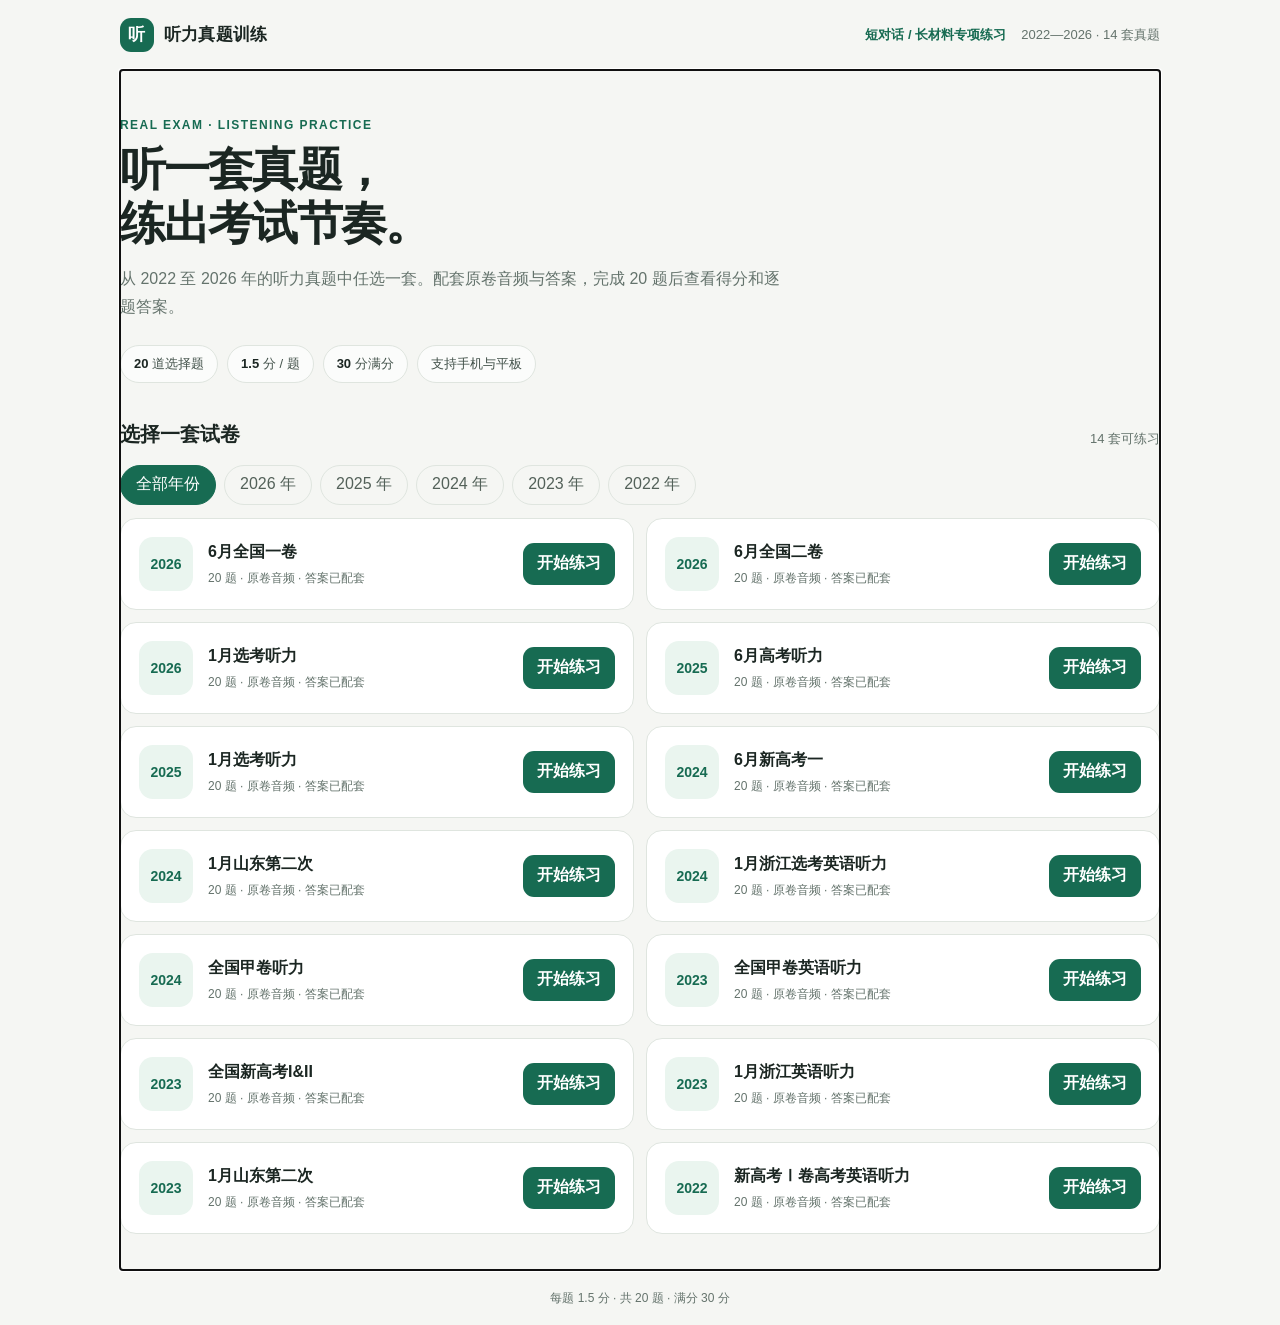
<file: index.html>
<!doctype html>
<html lang="zh-CN">
<head>
  <meta charset="utf-8">
  <meta name="robots" content="noindex, nofollow">
  <meta name="viewport" content="width=device-width, initial-scale=1, viewport-fit=cover">
  <meta name="theme-color" content="#f5f6f3">
  <meta name="description" content="2022—2026 高考英语听力真题练习，配套原卷音频和答案。">
  <title>高考听力真题训练</title>
  <link rel="stylesheet" href="style.css">
</head>
<body>
  <div class="shell">
    <header class="topbar">
      <a class="brand" href="#" aria-label="返回听力试卷列表">
        <span class="brand-mark" aria-hidden="true">听</span>
        <span>听力真题训练</span>
      </a>
      <a class="special-link" href="专项练习/">短对话 / 长材料专项练习</a>
      <span class="topbar-note">2022—2026 · 14 套真题</span>
    </header>
    <main id="app" tabindex="-1"></main>
    <footer class="site-footer">每题 1.5 分 · 共 20 题 · 满分 30 分</footer>
  </div>
  <script src="data.js"></script>
  <script src="app.js"></script>
</body>
</html>
</file>
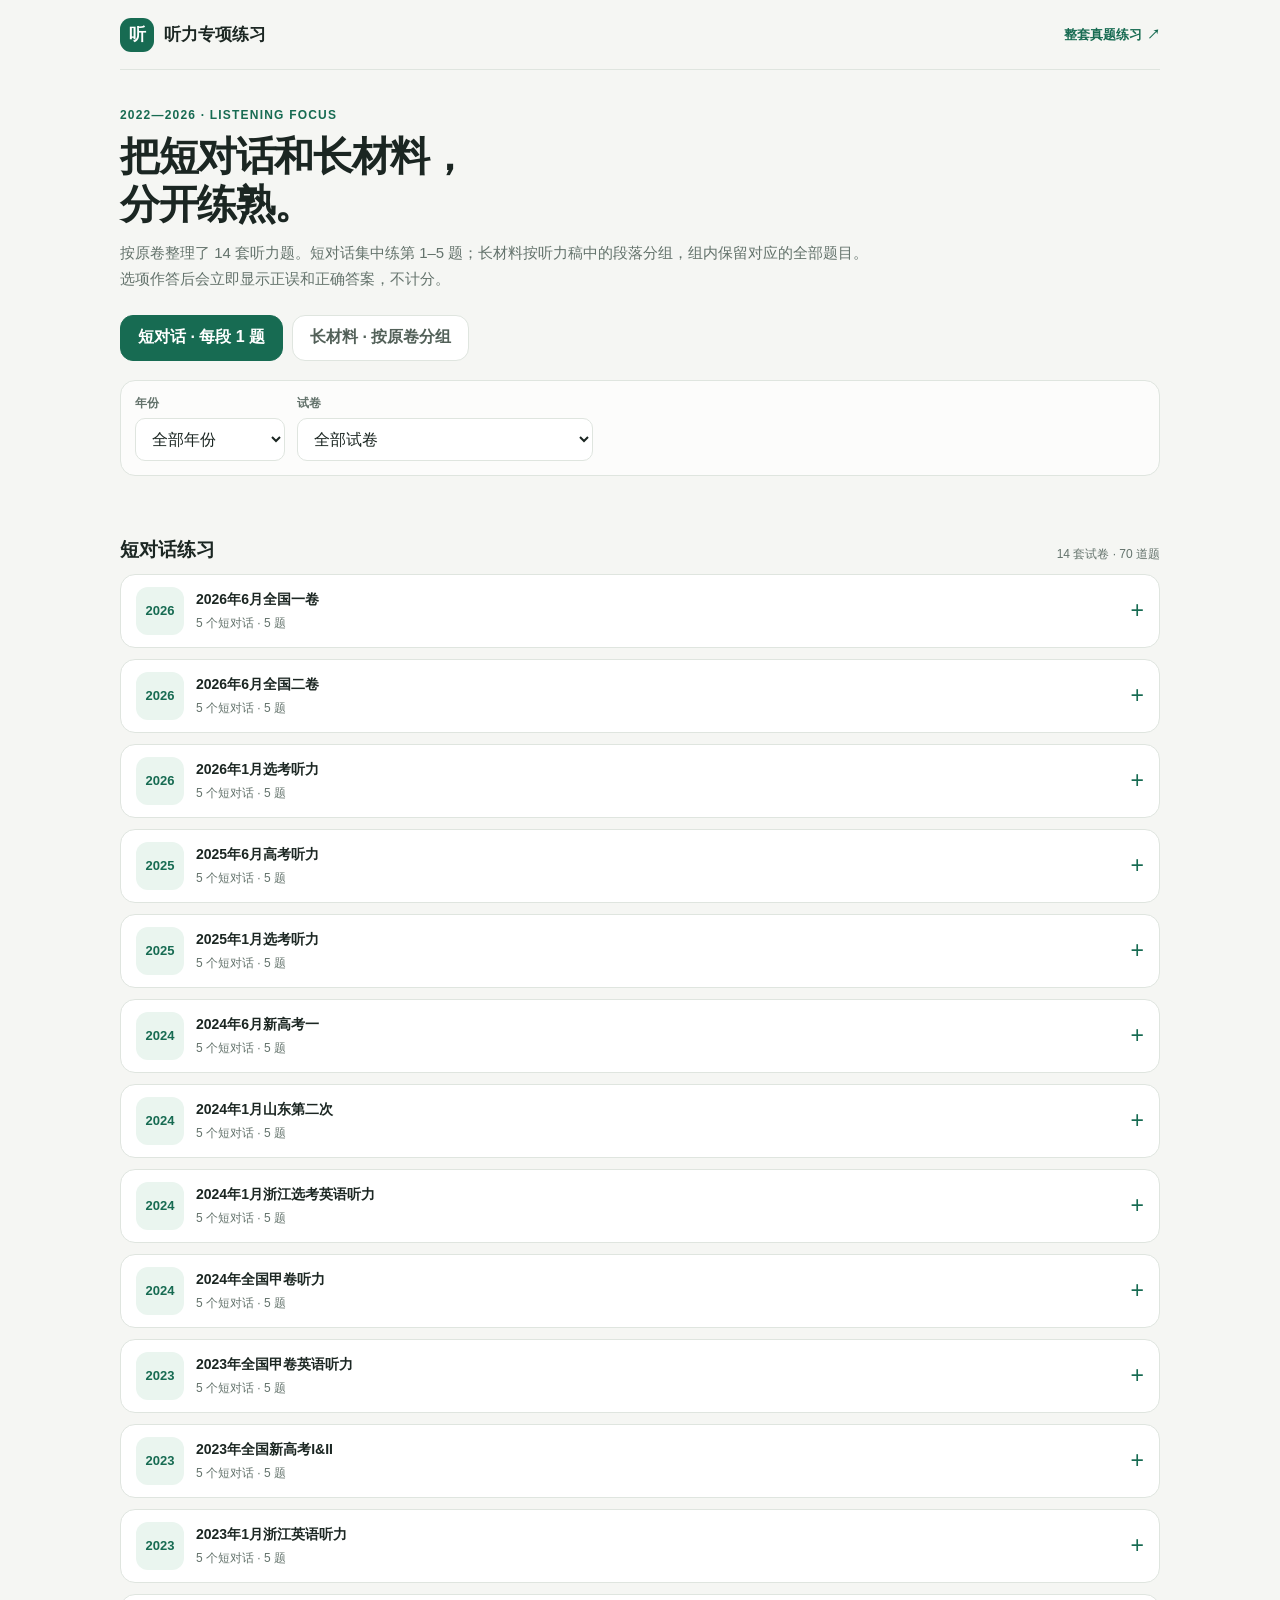
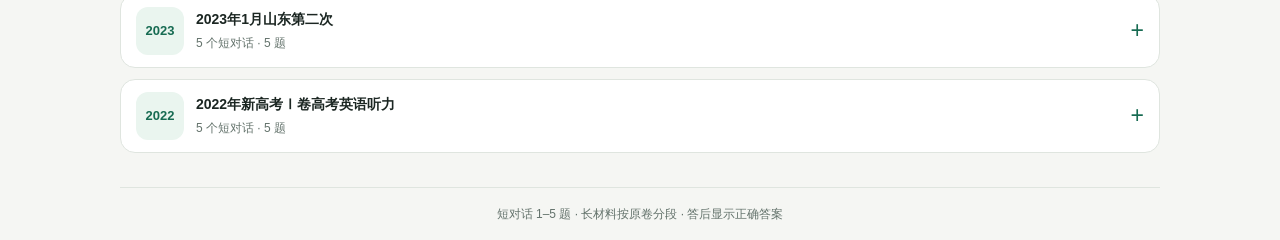
<file: 专项练习/index.html>
<!doctype html>
<html lang="zh-CN">
<head>
  <meta charset="utf-8">
  <meta name="robots" content="noindex, nofollow">
  <meta name="viewport" content="width=device-width, initial-scale=1, viewport-fit=cover">
  <meta name="theme-color" content="#f5f6f3">
  <meta name="description" content="2022—2026 高考英语短对话与长材料专项听力练习。">
  <title>短对话与长材料专项练习</title>
  <link rel="stylesheet" href="style.css">
</head>
<body>
  <div class="shell">
    <header class="topbar">
      <a class="brand" href="../" aria-label="返回真题听力训练">
        <span class="brand-mark" aria-hidden="true">听</span>
        <span>听力专项练习</span>
      </a>
      <div class="header-links"><a href="../">整套真题练习</a><span aria-hidden="true">↗</span></div>
    </header>
    <main id="app" tabindex="-1"></main>
    <footer class="site-footer">短对话 1–5 题 · 长材料按原卷分段 · 答后显示正确答案</footer>
  </div>
  <script src="data.js"></script>
  <script src="app.js"></script>
</body>
</html>
</file>
<file: style.css>
:root {
  color-scheme: light;
  --ink: #1b2622;
  --muted: #64736c;
  --line: #dfe5df;
  --paper: #fff;
  --canvas: #f5f6f3;
  --green: #176b52;
  --green-dark: #10523e;
  --green-soft: #eaf5ef;
  --gold: #e7ba68;
  --red: #a43d36;
  --red-soft: #fff0ed;
  font-family: -apple-system, BlinkMacSystemFont, "Segoe UI", "PingFang SC", "Microsoft YaHei", sans-serif;
}
* { box-sizing: border-box; }
html { min-width: 320px; background: var(--canvas); }
body { margin: 0; color: var(--ink); background: var(--canvas); }
button, a { font: inherit; }
button { color: inherit; }
.shell { min-height: 100dvh; padding: 0 max(18px, env(safe-area-inset-left)) env(safe-area-inset-bottom); }
.topbar { max-width: 1040px; min-height: 70px; margin: 0 auto; display: flex; align-items: center; justify-content: space-between; border-bottom: 1px solid var(--line); }
.brand { color: var(--ink); text-decoration: none; display: inline-flex; align-items: center; gap: 10px; font-size: 17px; font-weight: 750; letter-spacing: .01em; }
.brand-mark { display: grid; place-items: center; width: 34px; height: 34px; border-radius: 11px; color: white; background: var(--green); font-size: 17px; }
.special-link { margin-left: auto; margin-right: 15px; color: var(--green); text-decoration: none; font-size: 13px; font-weight: 700; }
.topbar-note { color: var(--muted); font-size: 13px; }
#app { max-width: 1040px; margin: 0 auto; }
.hero { padding: 48px 0 28px; }
.eyebrow { margin: 0 0 10px; color: var(--green); font-size: 12px; font-weight: 800; letter-spacing: .12em; text-transform: uppercase; }
h1, h2, h3, p { margin-top: 0; }
h1 { max-width: 720px; margin-bottom: 14px; font-size: clamp(30px, 5vw, 46px); letter-spacing: -.04em; line-height: 1.18; }
.hero-copy { max-width: 660px; margin-bottom: 24px; color: var(--muted); font-size: 16px; line-height: 1.75; }
.stats { display: flex; flex-wrap: wrap; gap: 9px; }
.stat { padding: 9px 13px; border: 1px solid var(--line); border-radius: 999px; color: #43524b; background: rgba(255,255,255,.68); font-size: 13px; }
.stat strong { color: var(--ink); }
.library-head { display: flex; align-items: end; justify-content: space-between; gap: 16px; margin: 10px 0 15px; }
.library-head h2 { margin: 0; font-size: 20px; }
.library-head p { margin: 0; color: var(--muted); font-size: 13px; }
.filters { display: flex; gap: 8px; overflow-x: auto; padding: 2px 0 13px; scrollbar-width: none; }
.filters::-webkit-scrollbar { display: none; }
.filter { min-height: 40px; padding: 0 15px; border: 1px solid var(--line); border-radius: 999px; background: transparent; color: #536159; cursor: pointer; white-space: nowrap; }
.filter.active { border-color: var(--green); color: white; background: var(--green); }
.exam-list { display: grid; grid-template-columns: repeat(2, minmax(0,1fr)); gap: 12px; padding-bottom: 36px; }
.exam-card { min-width: 0; padding: 18px; border: 1px solid var(--line); border-radius: 16px; background: var(--paper); display: flex; align-items: center; gap: 15px; transition: transform .15s ease, border-color .15s ease, box-shadow .15s ease; }
.exam-card:hover { transform: translateY(-2px); border-color: #b7c8bd; box-shadow: 0 10px 24px rgba(27,38,34,.06); }
.year-badge { display: grid; place-items: center; flex: 0 0 54px; width: 54px; height: 54px; border-radius: 14px; background: var(--green-soft); color: var(--green); font-size: 14px; font-weight: 800; }
.exam-info { min-width: 0; flex: 1; }
.exam-info h3 { margin: 0 0 7px; font-size: 16px; line-height: 1.45; }
.exam-info p { margin: 0; color: var(--muted); font-size: 12px; }
.start-button { flex: 0 0 auto; min-height: 42px; padding: 0 14px; border: 0; border-radius: 11px; color: white; background: var(--green); font-weight: 700; cursor: pointer; }
.start-button:hover, .primary:hover { background: var(--green-dark); }
.practice { padding: 25px 0 30px; }
.back-button { min-height: 44px; margin: 0 0 20px; padding: 0 13px 0 0; border: 0; background: transparent; color: var(--muted); font-weight: 650; cursor: pointer; }
.test-heading { display: flex; align-items: start; justify-content: space-between; gap: 20px; margin-bottom: 18px; }
.test-heading h1 { margin: 0 0 7px; font-size: clamp(23px, 4vw, 32px); letter-spacing: -.025em; }
.test-heading p { margin: 0; color: var(--muted); font-size: 13px; }
.tag { flex: 0 0 auto; padding: 8px 11px; border-radius: 999px; color: var(--green); background: var(--green-soft); font-size: 12px; font-weight: 750; }
.audio-card { padding: 17px 18px; margin-bottom: 17px; border: 1px solid var(--line); border-radius: 16px; background: var(--paper); }
.audio-label { display: flex; align-items: center; justify-content: space-between; gap: 12px; margin-bottom: 10px; }
.audio-label strong { font-size: 14px; }
.audio-label span { color: var(--muted); font-size: 12px; }
audio { display: block; width: 100%; min-height: 44px; }
.audio-tools { display: flex; align-items: center; justify-content: space-between; gap: 12px; margin-top: 9px; color: var(--muted); font-size: 12px; }
.speed-button { min-height: 38px; padding: 0 13px; border: 1px solid var(--line); border-radius: 10px; background: white; font-weight: 700; cursor: pointer; }
.progress-row { display: flex; align-items: center; justify-content: space-between; gap: 14px; margin: 19px 0 11px; }
.progress-row strong { font-size: 14px; }
.progress-row span { color: var(--muted); font-size: 12px; }
.progress-track { height: 6px; overflow: hidden; border-radius: 99px; background: #e5e9e4; }
.progress-fill { height: 100%; width: 0; border-radius: inherit; background: var(--green); transition: width .2s ease; }
.number-grid { display: grid; grid-template-columns: repeat(10, minmax(0,1fr)); gap: 7px; padding: 15px 0 19px; }
.number-button { min-width: 0; aspect-ratio: 1; border: 1px solid var(--line); border-radius: 11px; background: white; color: #5b6962; font-size: 13px; font-weight: 700; cursor: pointer; }
.number-button.answered { border-color: #b9d7c7; background: var(--green-soft); color: var(--green); }
.number-button.current { outline: 2px solid var(--green); outline-offset: 1px; }
.number-button.correct { border-color: var(--green); color: white; background: var(--green); }
.number-button.incorrect { border-color: var(--red); color: white; background: var(--red); }
.question-card { padding: clamp(18px, 4vw, 28px); border: 1px solid var(--line); border-radius: 18px; background: var(--paper); }
.question-count { margin: 0 0 11px; color: var(--green); font-size: 12px; font-weight: 800; letter-spacing: .08em; }
.question-prompt { margin: 0 0 23px; font-size: clamp(19px, 3.8vw, 24px); line-height: 1.5; font-weight: 700; }
.options { display: grid; gap: 10px; }
.option-button { width: 100%; min-height: 58px; padding: 11px 14px; display: flex; align-items: center; gap: 12px; text-align: left; border: 1px solid var(--line); border-radius: 13px; background: #fff; cursor: pointer; line-height: 1.5; }
.option-button:hover:not(:disabled) { border-color: #a5c8b3; background: #fbfdfb; }
.option-letter { display: grid; flex: 0 0 31px; place-items: center; width: 31px; height: 31px; border: 1px solid var(--line); border-radius: 50%; color: #59675f; font-size: 13px; font-weight: 800; }
.option-button.selected { border-color: var(--green); background: var(--green-soft); }
.option-button.selected .option-letter { border-color: var(--green); color: white; background: var(--green); }
.option-button.correct-answer { border-color: #6cae8d; background: var(--green-soft); }
.option-button.correct-answer .option-letter { border-color: var(--green); color: white; background: var(--green); }
.option-button.wrong-answer { border-color: #dda29c; background: var(--red-soft); }
.option-button.wrong-answer .option-letter { border-color: var(--red); color: white; background: var(--red); }
.option-button:disabled { cursor: default; }
.result-banner { display: none; align-items: center; justify-content: space-between; gap: 16px; padding: 17px 19px; margin-bottom: 14px; border: 1px solid #c5dfcf; border-radius: 15px; background: var(--green-soft); }
.result-banner.visible { display: flex; }
.result-banner h2 { margin: 0 0 4px; font-size: 16px; }
.result-banner p { margin: 0; color: #456456; font-size: 13px; }
.score { color: var(--green-dark); white-space: nowrap; font-size: 24px; font-weight: 850; }
.question-controls { display: flex; align-items: center; justify-content: space-between; gap: 10px; margin: 14px 0 18px; }
.secondary, .primary { min-height: 48px; padding: 0 17px; border-radius: 12px; font-weight: 750; cursor: pointer; }
.secondary { border: 1px solid var(--line); background: white; }
.secondary:disabled { opacity: .45; cursor: default; }
.primary { border: 0; color: white; background: var(--green); }
.primary:disabled { background: #aebbb3; cursor: default; }
.finish-row { display: flex; flex-wrap: wrap; align-items: center; justify-content: space-between; gap: 12px; padding-top: 16px; border-top: 1px solid var(--line); }
.finish-row p { margin: 0; color: var(--muted); font-size: 13px; }
.finish-row .primary { min-width: 190px; }
.notice { padding: 11px 13px; margin: 12px 0 0; border-radius: 10px; color: #6a5030; background: #fff6e5; font-size: 12px; line-height: 1.55; }
.site-footer { max-width: 1040px; margin: 0 auto; padding: 19px 0 calc(18px + env(safe-area-inset-bottom)); border-top: 1px solid var(--line); color: var(--muted); text-align: center; font-size: 12px; }
.empty { padding: 35px; color: var(--muted); text-align: center; }
@media (max-width: 700px) {
  .shell { padding-right: max(14px, env(safe-area-inset-right)); padding-left: max(14px, env(safe-area-inset-left)); }
  .topbar { min-height: 61px; height: auto; padding: 8px 0; flex-wrap: wrap; row-gap: 7px; }
  .topbar-note { font-size: 11px; }
  .brand { font-size: 15px; }
  .brand-mark { width: 31px; height: 31px; }
  .special-link { margin: 0; font-size: 11px; }
  .topbar-note { flex-basis: 100%; text-align: right; }
  .hero { padding: 32px 0 21px; }
  .hero-copy { font-size: 14px; }
  .exam-list { grid-template-columns: 1fr; gap: 9px; }
  .exam-card { padding: 14px; gap: 11px; border-radius: 14px; }
  .year-badge { flex-basis: 47px; width: 47px; height: 47px; border-radius: 12px; }
  .exam-info h3 { font-size: 14px; }
  .start-button { min-height: 44px; padding: 0 12px; font-size: 13px; }
  .test-heading { margin-bottom: 14px; }
  .tag { font-size: 11px; }
  .audio-card { padding: 14px; }
  .audio-label { align-items: flex-start; }
  .audio-label span { text-align: right; }
  .number-grid { gap: 6px; }
  .number-button { border-radius: 9px; font-size: 12px; }
  .question-controls { position: sticky; bottom: 0; z-index: 2; padding: 10px 0 max(10px, env(safe-area-inset-bottom)); margin-bottom: 0; background: linear-gradient(transparent, var(--canvas) 25%); }
  .question-controls button { flex: 1; }
  .finish-row .primary { width: 100%; }
}
@media (max-width: 390px) {
  .topbar-note { max-width: none; text-align: right; }
  .exam-info h3 { font-size: 13px; }
  .number-grid { grid-template-columns: repeat(5, minmax(0,1fr)); }
}
@media (prefers-reduced-motion: reduce) {
  *, *::before, *::after { transition-duration: .01ms !important; }
}
</file>
<file: 专项练习/style.css>
:root {
  color-scheme: light;
  --ink: #1b2622;
  --muted: #64736c;
  --line: #dfe5df;
  --paper: #fff;
  --canvas: #f5f6f3;
  --green: #176b52;
  --green-dark: #10523e;
  --green-soft: #eaf5ef;
  --red: #a43d36;
  --red-soft: #fff0ed;
  font-family: -apple-system, BlinkMacSystemFont, "Segoe UI", "PingFang SC", "Microsoft YaHei", sans-serif;
}
* { box-sizing: border-box; }
html { min-width: 320px; background: var(--canvas); scroll-behavior: smooth; }
body { margin: 0; color: var(--ink); background: var(--canvas); }
button, select, a { font: inherit; }
button { color: inherit; }
.shell { min-height: 100dvh; padding: 0 max(18px, env(safe-area-inset-left)) env(safe-area-inset-bottom); }
.topbar { max-width: 1040px; min-height: 70px; margin: 0 auto; display: flex; align-items: center; justify-content: space-between; gap: 14px; border-bottom: 1px solid var(--line); }
.brand { color: var(--ink); text-decoration: none; display: inline-flex; align-items: center; gap: 10px; font-size: 17px; font-weight: 750; }
.brand-mark { display: grid; place-items: center; width: 34px; height: 34px; border-radius: 11px; color: white; background: var(--green); font-size: 17px; }
.header-links { display: flex; align-items: center; gap: 5px; color: var(--green); font-size: 13px; font-weight: 700; }
.header-links a { color: inherit; text-decoration: none; }
#app { max-width: 1040px; margin: 0 auto; }
.hero { padding: 38px 0 25px; }
.eyebrow { margin: 0 0 10px; color: var(--green); font-size: 12px; font-weight: 800; letter-spacing: .1em; }
h1, h2, h3, p { margin-top: 0; }
h1 { margin-bottom: 12px; font-size: clamp(28px, 5vw, 40px); letter-spacing: -.035em; line-height: 1.2; }
.hero-copy { max-width: 760px; margin-bottom: 22px; color: var(--muted); font-size: 15px; line-height: 1.75; }
.mode-tabs { display: flex; gap: 9px; margin: 0 0 19px; }
.mode-tab { min-height: 46px; padding: 0 17px; border: 1px solid var(--line); border-radius: 13px; background: white; color: #536159; font-weight: 750; cursor: pointer; }
.mode-tab.active { border-color: var(--green); color: white; background: var(--green); }
.toolbar { display: flex; flex-wrap: wrap; align-items: end; gap: 12px; padding: 14px; margin-bottom: 15px; border: 1px solid var(--line); border-radius: 15px; background: rgba(255,255,255,.72); }
.field { display: grid; gap: 6px; min-width: 150px; }
.field label { color: var(--muted); font-size: 12px; font-weight: 650; }
.field select { min-height: 43px; padding: 0 34px 0 12px; border: 1px solid var(--line); border-radius: 10px; background: white; color: var(--ink); }
.list-title { display: flex; align-items: end; justify-content: space-between; gap: 14px; margin: 21px 0 11px; }
.list-title h2 { margin: 0; font-size: 19px; }
.list-title p { margin: 0; color: var(--muted); font-size: 12px; }
.exam-list { display: grid; gap: 11px; padding-bottom: 34px; }
.exam { overflow: clip; border: 1px solid var(--line); border-radius: 15px; background: var(--paper); }
.exam summary { min-height: 68px; padding: 12px 15px; display: flex; align-items: center; gap: 12px; cursor: pointer; list-style: none; }
.exam summary::-webkit-details-marker { display: none; }
.exam summary::after { content: "+"; margin-left: auto; color: var(--green); font-size: 23px; line-height: 1; }
.exam[open] summary::after { content: "−"; }
.year-badge { display: grid; place-items: center; flex: 0 0 48px; width: 48px; height: 48px; border-radius: 12px; background: var(--green-soft); color: var(--green); font-size: 13px; font-weight: 800; }
.exam-title { min-width: 0; flex: 1; }
.exam-title strong { display: block; margin-bottom: 4px; font-size: 14px; line-height: 1.45; }
.exam-title span { color: var(--muted); font-size: 12px; }
.exam-content { padding: 0 15px 16px; }
.audio-card { padding: 14px; margin-bottom: 15px; border: 1px solid var(--line); border-radius: 13px; background: #fafbf9; }
.audio-heading { display: flex; flex-wrap: wrap; align-items: center; justify-content: space-between; gap: 9px; margin-bottom: 9px; }
.audio-heading strong { font-size: 13px; }
.audio-heading span { color: var(--muted); font-size: 11px; }
audio { display: block; width: 100%; min-height: 44px; }
.audio-options { display: flex; flex-wrap: wrap; align-items: center; gap: 8px; margin-top: 9px; }
.audio-options label { display: inline-flex; align-items: center; gap: 7px; min-height: 40px; padding: 0 10px; border: 1px solid var(--line); border-radius: 10px; background: white; font-size: 12px; }
.audio-options input { width: 18px; height: 18px; accent-color: var(--green); }
.speed-control { min-height: 40px; padding: 0 10px; border: 1px solid var(--line); border-radius: 10px; background: white; color: var(--ink); }
.source-note { margin: 10px 0 0; color: #765a34; font-size: 11px; line-height: 1.55; }
.short-list { display: grid; gap: 10px; }
.short-item { padding: 10px; border: 1px solid var(--line); border-radius: 13px; background: #fbfcfb; }
.short-label { margin: 0 0 8px; color: var(--green); font-size: 12px; font-weight: 800; }
.material { padding: 14px; margin: 12px 0; border: 1px solid var(--line); border-radius: 13px; background: #fbfcfb; }
.material:first-child { margin-top: 0; }
.material-heading { display: flex; align-items: baseline; justify-content: space-between; gap: 10px; padding-bottom: 11px; margin-bottom: 10px; border-bottom: 1px solid var(--line); }
.material-heading h3 { margin: 0; font-size: 15px; }
.material-heading span { color: var(--muted); font-size: 12px; }
.question { padding: 13px; border: 1px solid var(--line); border-radius: 12px; background: white; }
.question + .question { margin-top: 9px; }
.question-head { display: flex; align-items: start; gap: 10px; margin-bottom: 12px; }
.q-number { display: grid; place-items: center; flex: 0 0 31px; width: 31px; height: 31px; border-radius: 9px; color: var(--green); background: var(--green-soft); font-size: 13px; font-weight: 800; }
.prompt { margin: 3px 0 0; font-size: 15px; line-height: 1.55; font-weight: 700; }
.options { display: grid; gap: 7px; }
.option { display: flex; align-items: flex-start; gap: 10px; width: 100%; min-height: 46px; padding: 9px 11px; border: 1px solid var(--line); border-radius: 10px; background: white; text-align: left; cursor: pointer; line-height: 1.45; }
.option:hover:not(:disabled) { border-color: #9cc4ad; background: #fcfefc; }
.option-letter { display: grid; place-items: center; flex: 0 0 24px; width: 24px; height: 24px; border: 1px solid var(--line); border-radius: 50%; color: var(--muted); font-size: 11px; font-weight: 800; }
.option.selected { border-color: var(--green); background: var(--green-soft); }
.option.selected .option-letter { border-color: var(--green); color: white; background: var(--green); }
.option.correct { border-color: #69ad8b; background: var(--green-soft); }
.option.correct .option-letter { border-color: var(--green); color: white; background: var(--green); }
.option.wrong { border-color: #d79b95; background: var(--red-soft); }
.option.wrong .option-letter { border-color: var(--red); color: white; background: var(--red); }
.feedback { min-height: 20px; margin: 8px 0 0; color: var(--muted); font-size: 12px; font-weight: 650; }
.feedback.is-correct { color: var(--green-dark); }
.feedback.is-wrong { color: var(--red); }
.empty { padding: 34px; color: var(--muted); text-align: center; }
.site-footer { max-width: 1040px; margin: 0 auto; padding: 18px 0 calc(17px + env(safe-area-inset-bottom)); border-top: 1px solid var(--line); color: var(--muted); text-align: center; font-size: 12px; }
button:focus-visible, select:focus-visible, a:focus-visible, summary:focus-visible { outline: 3px solid #80b99c; outline-offset: 2px; }
@media (max-width: 700px) {
  .shell { padding-right: max(14px, env(safe-area-inset-right)); padding-left: max(14px, env(safe-area-inset-left)); }
  .topbar { min-height: 61px; }
  .brand { font-size: 15px; }
  .brand-mark { width: 31px; height: 31px; }
  .header-links { font-size: 12px; }
  .hero { padding: 28px 0 16px; }
  .hero-copy { font-size: 14px; }
  .mode-tabs { display: grid; grid-template-columns: 1fr 1fr; }
  .mode-tab { min-height: 48px; padding: 0 9px; font-size: 13px; }
  .toolbar { gap: 9px; }
  .field { flex: 1 1 130px; min-width: 0; }
  .field select { width: 100%; }
  .exam summary { min-height: 65px; padding: 10px; gap: 9px; }
  .year-badge { flex-basis: 43px; width: 43px; height: 43px; }
  .exam-title strong { font-size: 13px; }
  .exam-title span { font-size: 11px; }
  .exam-content { padding: 0 10px 12px; }
  .audio-card { padding: 11px; }
  .audio-heading { align-items: start; }
  .audio-heading span { text-align: right; }
  .material { padding: 10px; }
  .question { padding: 10px; }
  .prompt { font-size: 14px; }
  .option { min-height: 48px; font-size: 13px; }
}
@media (prefers-reduced-motion: reduce) { html { scroll-behavior: auto; } }
</file>
